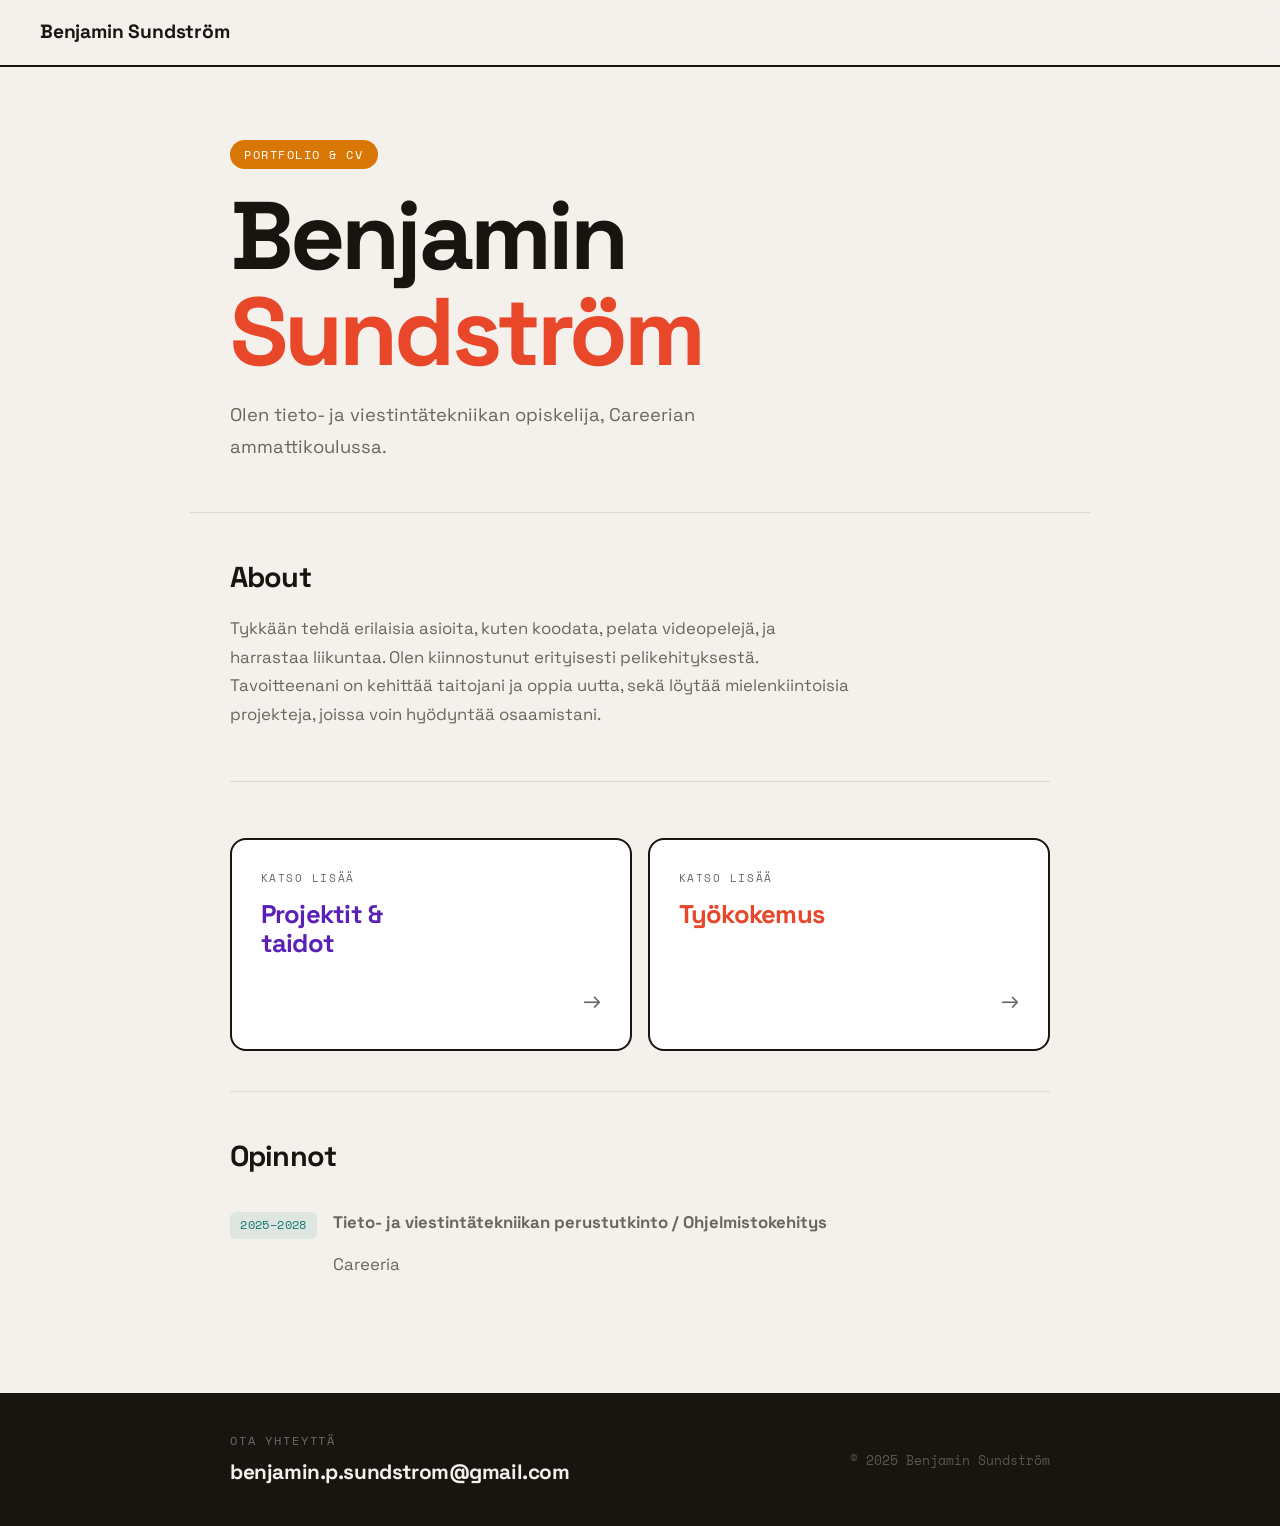
<file: index.html>
<!DOCTYPE html>
<html lang="fi">
<head>
  <meta charset="UTF-8" />
  <meta name="viewport" content="width=device-width, initial-scale=1.0" />
  <title>Nimi — Portflio</title>
  <link rel="stylesheet" href="style.css" />
</head>
<body>

  <!-- NAVIGAATIO — ei nappia etusivulla -->
  <nav>
    <span class="logo">Benjamin Sundström</span>
  </nav>

  <!-- HERO -->
  <header class="hero">
    <span class="tagline">Portfolio &amp; CV</span>
    <h1>Benjamin<br><span>Sundström</span></h1>
    <p class="intro">
      Olen tieto- ja viestintätekniikan opiskelija, Careerian ammattikoulussa.
    </p>
  </header>

  <main class="content">

    <!-- TAUSTA -->
    <section class="section">
      <h2>About</h2>
      <p>
       Tykkään tehdä erilaisia asioita, kuten koodata, pelata videopelejä, ja harrastaa liikuntaa. Olen kiinnostunut erityisesti pelikehityksestä. Tavoitteenani on kehittää taitojani ja oppia uutta, sekä löytää mielenkiintoisia projekteja, joissa voin hyödyntää osaamistani.  
      </p>
    </section>

    <!-- NAVIGAATIONAPIT -->
    <section class="section">
      <div class="nav-cards">
        <a href="skills.html" class="nav-card skills">
          <div>
            <p class="card-label">Katso lisää</p>
            <p class="card-title">Projektit &amp;<br>taidot </p>
          </div>
          <span class="card-arrow">→</span>
        </a>
        <a href="work.html" class="nav-card work">
          <div>
            <p class="card-label">Katso lisää</p>
            <p class="card-title">Työ&shy;kokemus</p>
          </div>
          <span class="card-arrow">→</span>
        </a>
      </div>
    </section>

    <!-- OPINNOT -->
    <section class="section">
      <h2>Opinnot</h2>
      <ul class="edu-list">

        <li>
          <span class="edu-period">2025–2028</span>
          <div>
            <p class="edu-degree">Tieto- ja viestintätekniikan perustutkinto / Ohjelmistokehitys</p>
            <p class="edu-school">Careeria</p>
          </div>
        </li>


        <!-- Lisää rivejä kopioimalla <li>-lohkoa -->

      </ul>
    </section>

  </main>

  <!-- YHTEYSTIEDOT -->
  <footer>
    <div class="contact">
      <div>
        <p class="contact-label">Ota yhteyttä</p>
        <a href="mailto:benjamin.p.sundstrom@gmail.com" class="email">benjamin.p.sundstrom@gmail.com</a>
      </div>
      <p class="copy-right">&copy; 2025 Benjamin Sundström</p>
    </div>
  </footer>

</body>
</html>
</file>
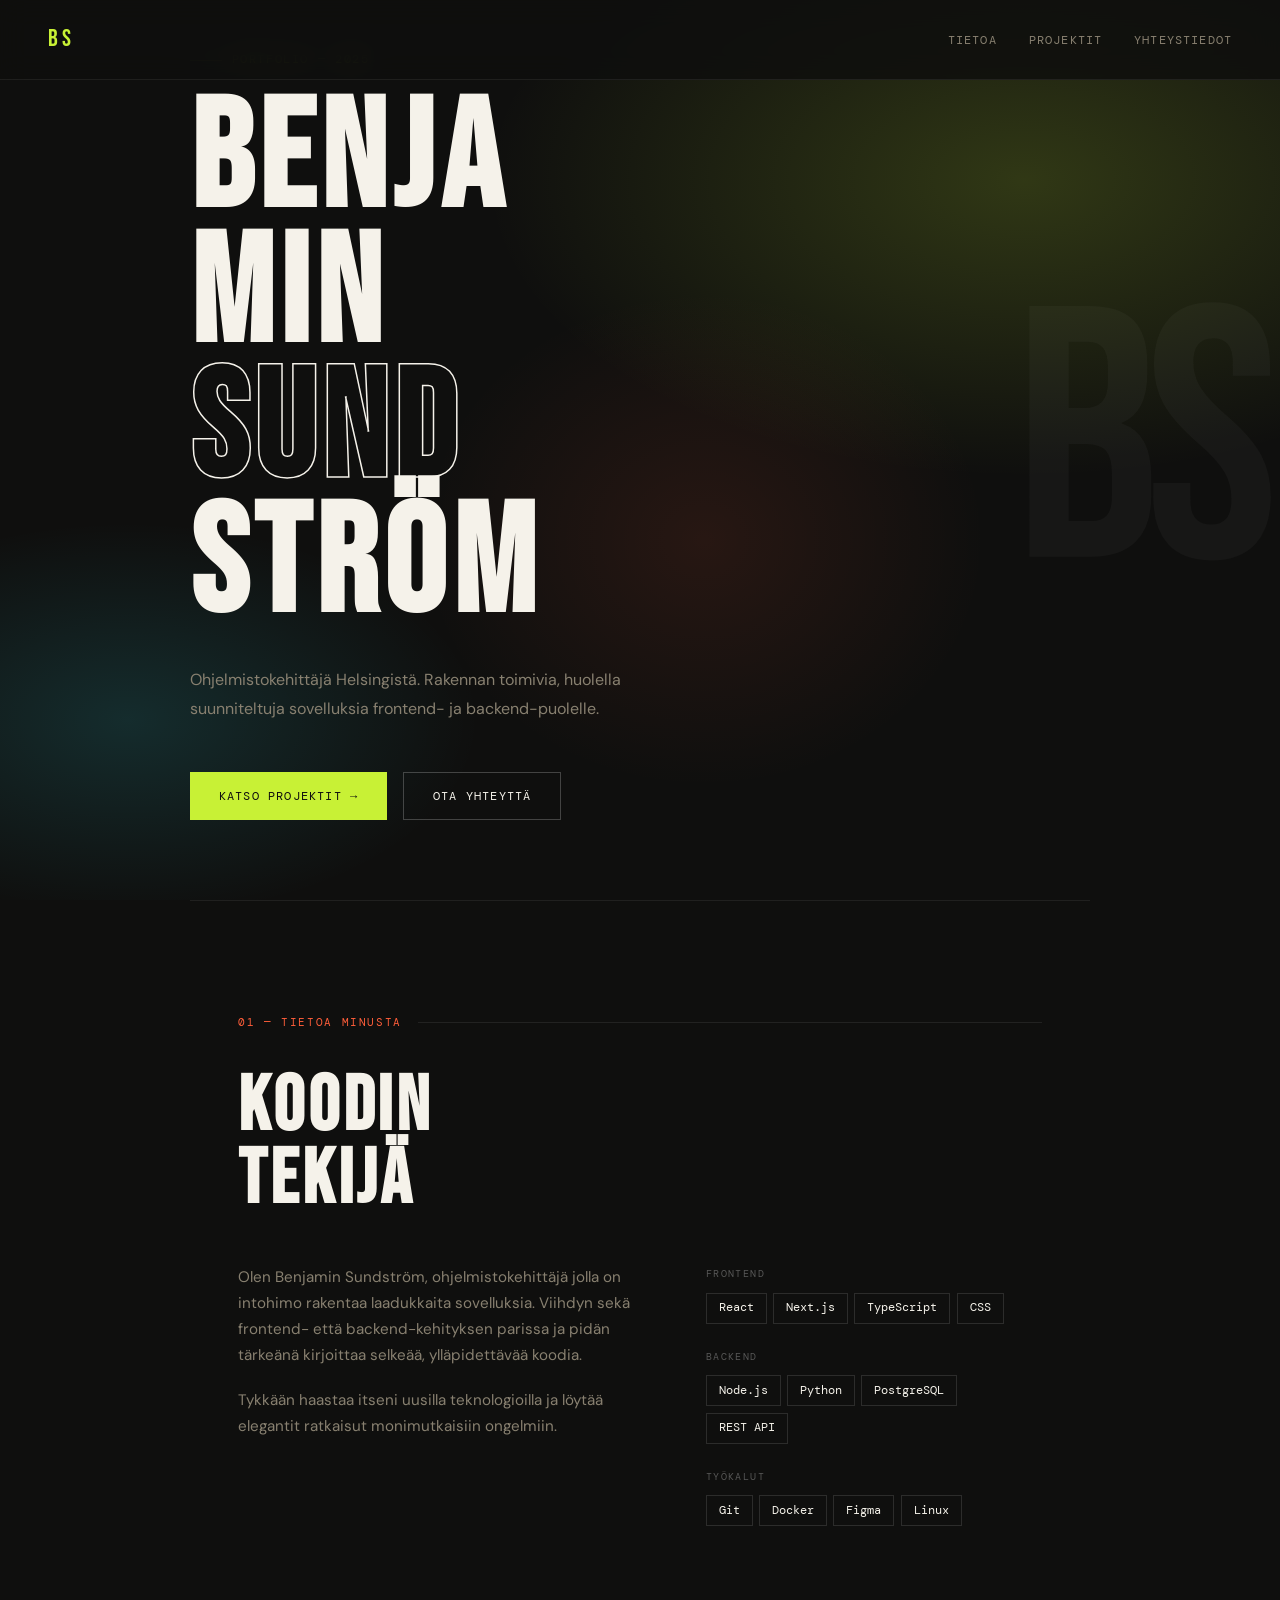
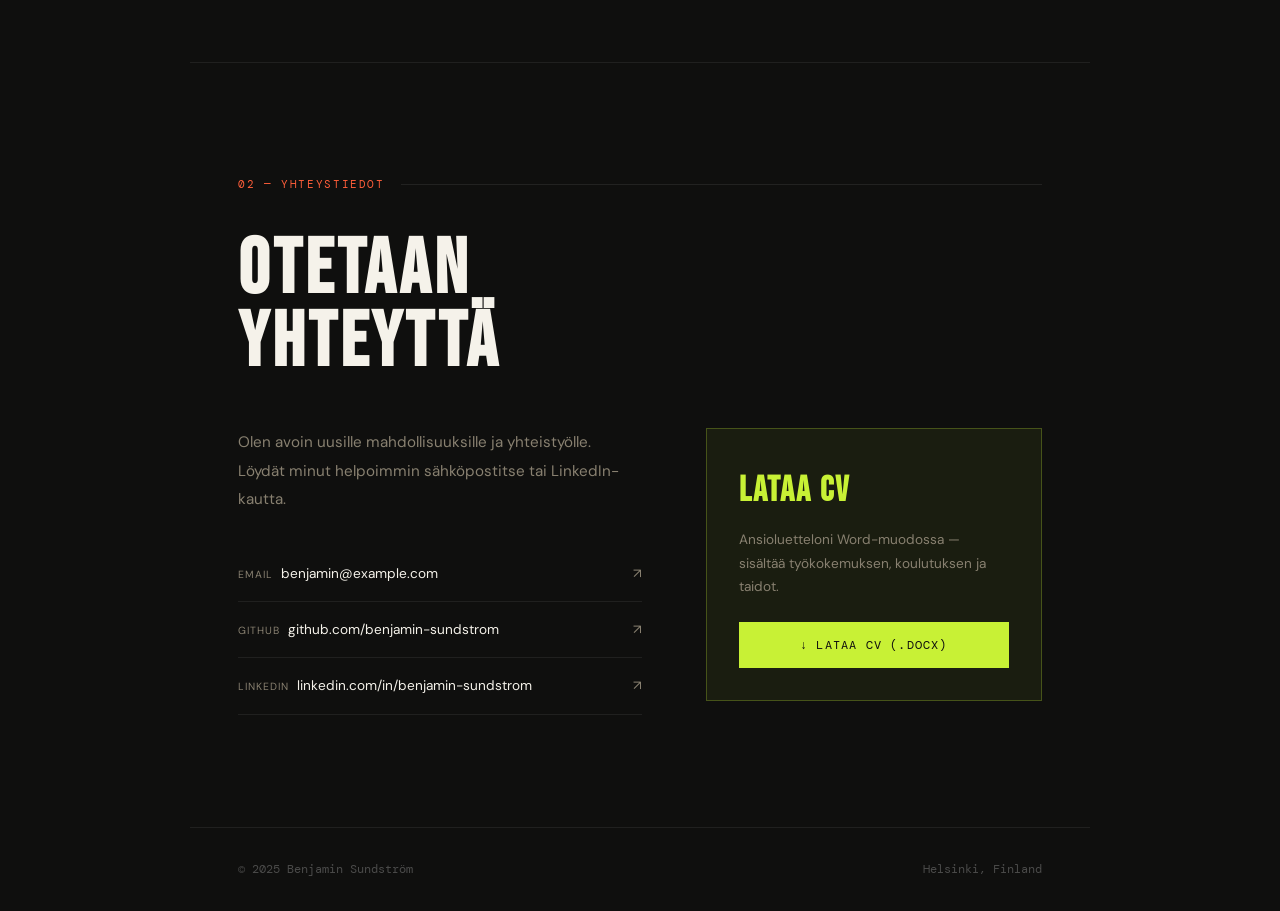
<file: index(2).html>
<!DOCTYPE html>
<html lang="fi">
<head>
  <meta charset="UTF-8"/>
  <meta name="viewport" content="width=device-width, initial-scale=1.0"/>
  <title>Benjamin Sundström</title>
  <link rel="preconnect" href="https://fonts.googleapis.com"/>
  <link rel="preconnect" href="https://fonts.gstatic.com" crossorigin/>
  <link href="https://fonts.googleapis.com/css2?family=Bebas+Neue&family=DM+Sans:wght@300;400;500&family=DM+Mono:wght@400;500&display=swap" rel="stylesheet"/>
  <style>
    *, *::before, *::after { box-sizing: border-box; margin: 0; padding: 0; }
    :root {
      --lime:  #c8f135;
      --coral: #ff5e3a;
      --sky:   #3af0ff;
      --ink:   #0f0f0e;
      --cream: #f5f2ea;
      --muted: #888070;
      --font-display: 'Bebas Neue', sans-serif;
      --font-body:    'DM Sans', sans-serif;
      --font-mono:    'DM Mono', monospace;
    }
    html { scroll-behavior: smooth; }
    body { background: var(--ink); color: var(--cream); font-family: var(--font-body); font-size: 15px; line-height: 1.7; overflow-x: hidden; }

    /* NAV */
    nav {
      position: fixed; top: 0; left: 0; right: 0; z-index: 100;
      display: flex; justify-content: space-between; align-items: center;
      padding: 1.2rem 3rem;
      background: rgba(15,15,14,0.85); backdrop-filter: blur(14px);
      border-bottom: 1px solid rgba(255,255,255,0.07);
    }
    .nav-logo { font-family: var(--font-display); font-size: 1.5rem; letter-spacing: 0.18em; color: var(--lime); text-decoration: none; }
    .nav-links { display: flex; gap: 2rem; list-style: none; }
    .nav-links a { font-family: var(--font-mono); font-size: 0.72rem; letter-spacing: 0.1em; text-transform: uppercase; color: var(--muted); text-decoration: none; transition: color 0.2s; }
    .nav-links a:hover { color: var(--cream); }

    /* HERO */
    #hero { min-height: 100vh; display: flex; flex-direction: column; justify-content: flex-end; padding: 0 3rem 5rem; position: relative; overflow: hidden; }
    .hero-bg {
      position: absolute; inset: 0; z-index: 0;
      background:
        radial-gradient(ellipse 70% 55% at 80% 20%, rgba(200,241,53,0.18) 0%, transparent 60%),
        radial-gradient(ellipse 50% 40% at 10% 80%, rgba(58,240,255,0.13) 0%, transparent 55%),
        radial-gradient(ellipse 40% 50% at 55% 60%, rgba(255,94,58,0.10) 0%, transparent 55%),
        var(--ink);
    }
    .hero-deco {
      position: absolute; right: 1rem; top: 50%; transform: translateY(-50%);
      font-family: var(--font-display); font-size: clamp(16rem, 28vw, 26rem);
      line-height: 1; color: rgba(255,255,255,0.03); letter-spacing: -0.04em; user-select: none; z-index: 0;
    }
    .hero-content { position: relative; z-index: 1; max-width: 900px; margin: 0 auto; width: 100%; }
    .hero-tag { display: inline-flex; align-items: center; gap: 0.6rem; font-family: var(--font-mono); font-size: 0.72rem; letter-spacing: 0.14em; text-transform: uppercase; color: var(--lime); margin-bottom: 1.5rem; }
    .hero-tag::before { content: ''; width: 2rem; height: 1px; background: var(--lime); }
    h1 { font-family: var(--font-display); font-size: clamp(5rem, 12vw, 11rem); line-height: 0.88; letter-spacing: 0.04em; color: var(--cream); margin-bottom: 2rem; }
    h1 em { font-style: normal; -webkit-text-stroke: 1.5px var(--cream); color: transparent; }
    .hero-desc { font-size: 1rem; color: var(--muted); max-width: 460px; margin-bottom: 3rem; line-height: 1.8; }
    .hero-cta { display: flex; gap: 1rem; flex-wrap: wrap; }

    /* BUTTONS */
    .btn { display: inline-flex; align-items: center; gap: 0.5rem; padding: 0.8rem 1.8rem; font-family: var(--font-mono); font-size: 0.75rem; letter-spacing: 0.1em; text-transform: uppercase; text-decoration: none; cursor: pointer; border: none; transition: 0.22s ease; }
    .btn-lime { background: var(--lime); color: var(--ink); }
    .btn-lime:hover { background: #d9ff50; }
    .btn-outline { background: transparent; border: 1.5px solid rgba(255,255,255,0.22); color: var(--cream); }
    .btn-outline:hover { border-color: var(--cream); background: rgba(255,255,255,0.06); }

    /* SECTIONS */
    .wrap { max-width: 900px; margin: 0 auto; padding: 7rem 3rem; border-top: 1px solid rgba(255,255,255,0.07); }
    .section-label { font-family: var(--font-mono); font-size: 0.68rem; letter-spacing: 0.15em; text-transform: uppercase; color: var(--coral); margin-bottom: 2.5rem; display: flex; align-items: center; gap: 1rem; }
    .section-label::after { content: ''; flex: 1; height: 1px; background: rgba(255,255,255,0.08); }
    h2 { font-family: var(--font-display); font-size: clamp(2.5rem, 6vw, 5rem); letter-spacing: 0.05em; line-height: 0.95; color: var(--cream); margin-bottom: 3rem; }

    /* ABOUT */
    .about-grid { display: grid; grid-template-columns: 1.2fr 1fr; gap: 4rem; }
    .about-text p { color: var(--muted); margin-bottom: 1.2rem; font-size: 0.95rem; }
    .skills-group { margin-bottom: 1.5rem; }
    .skills-title { font-family: var(--font-mono); font-size: 0.65rem; letter-spacing: 0.14em; text-transform: uppercase; color: rgba(255,255,255,0.3); margin-bottom: 0.6rem; }
    .skill-pills { display: flex; flex-wrap: wrap; gap: 0.4rem; }
    .pill { font-family: var(--font-mono); font-size: 0.72rem; padding: 0.3rem 0.75rem; border: 1px solid rgba(255,255,255,0.12); color: var(--cream); transition: border-color 0.2s, color 0.2s; }
    .pill:hover { border-color: var(--lime); color: var(--lime); }

    /* CONTACT */
    .contact-cols { display: grid; grid-template-columns: 1.2fr 1fr; gap: 4rem; margin-top: 3rem; }
    .contact-intro { color: var(--muted); font-size: 0.95rem; line-height: 1.9; margin-bottom: 2rem; }
    .contact-list { list-style: none; }
    .contact-list li a { display: flex; justify-content: space-between; align-items: center; padding: 1rem 0; border-bottom: 1px solid rgba(255,255,255,0.07); text-decoration: none; color: var(--cream); font-size: 0.85rem; transition: padding-left 0.2s, color 0.2s; }
    .contact-list li a:hover { padding-left: 0.5rem; color: var(--lime); }
    .ctype { font-size: 0.65rem; color: var(--muted); text-transform: uppercase; letter-spacing: 0.1em; margin-right: 0.5rem; }
    .arr { transition: transform 0.2s; color: var(--muted); }
    .contact-list li a:hover .arr { transform: translate(3px,-3px); color: var(--lime); }

    /* CV CARD */
    .cv-card { background: rgba(200,241,53,0.06); border: 1.5px solid rgba(200,241,53,0.25); padding: 2rem; }
    .cv-card h3 { font-family: var(--font-display); font-size: 2.2rem; letter-spacing: 0.06em; color: var(--lime); margin-bottom: 0.5rem; }
    .cv-card p { color: var(--muted); font-size: 0.85rem; margin-bottom: 1.5rem; line-height: 1.7; }

    /* FOOTER */
    footer { border-top: 1px solid rgba(255,255,255,0.07); padding: 2rem 3rem; max-width: 900px; margin: 0 auto; display: flex; justify-content: space-between; align-items: center; }
    footer p { font-family: var(--font-mono); font-size: 0.72rem; color: rgba(255,255,255,0.25); }

    /* ANIMATIONS */
    @keyframes fadeUp { from { opacity:0; transform:translateY(22px); } to { opacity:1; transform:translateY(0); } }
    .hero-tag  { animation: fadeUp 0.7s 0.1s both; }
    h1         { animation: fadeUp 0.7s 0.2s both; }
    .hero-desc { animation: fadeUp 0.7s 0.3s both; }
    .hero-cta  { animation: fadeUp 0.7s 0.4s both; }

    /* RESPONSIVE */
    @media (max-width: 660px) {
      nav { padding: 1.1rem 1.5rem; }
      #hero, .wrap { padding-left: 1.5rem; padding-right: 1.5rem; }
      .about-grid, .contact-cols { grid-template-columns: 1fr; gap: 2.5rem; }
      footer { flex-direction: column; gap: 0.5rem; text-align: center; padding: 1.5rem; }
    }
  </style>
</head>
<body>

<nav>
  <a href="index.html" class="nav-logo">BS</a>
  <ul class="nav-links">
    <li><a href="#about">Tietoa</a></li>
    <li><a href="projects.html">Projektit</a></li>
    <li><a href="#contact">Yhteystiedot</a></li>
  </ul>
</nav>

<!-- HERO -->
<section id="hero">
  <div class="hero-bg"></div>
  <div class="hero-deco">BS</div>
  <div class="hero-content">
    <p class="hero-tag">Portfolio — 2025</p>
    <h1>BENJA<br>MIN<br><em>SUND</em><br>STRÖM</h1>
    <p class="hero-desc">Ohjelmistokehittäjä Helsingistä. Rakennan toimivia, huolella suunniteltuja sovelluksia frontend- ja backend-puolelle.</p>
    <div class="hero-cta">
      <a href="projects.html" class="btn btn-lime">Katso projektit →</a>
      <a href="#contact" class="btn btn-outline">Ota yhteyttä</a>
    </div>
  </div>
</section>

<!-- ABOUT -->
<div class="wrap" id="about">
  <p class="section-label">01 — Tietoa minusta</p>
  <h2>KOODIN<br>TEKIJÄ</h2>
  <div class="about-grid">
    <div class="about-text">
      <p>Olen Benjamin Sundström, ohjelmistokehittäjä jolla on intohimo rakentaa laadukkaita sovelluksia. Viihdyn sekä frontend- että backend-kehityksen parissa ja pidän tärkeänä kirjoittaa selkeää, ylläpidettävää koodia.</p>
      <p><!-- Lisää oma esittelytekstisi tähän. Kerro koulutuksestasi, työkokemuksestasi ja kiinnostuksistasi. --></p>
      <p>Tykkään haastaa itseni uusilla teknologioilla ja löytää elegantit ratkaisut monimutkaisiin ongelmiin.</p>
    </div>
    <div>
      <div class="skills-group">
        <p class="skills-title">Frontend</p>
        <div class="skill-pills">
          <span class="pill">React</span><span class="pill">Next.js</span><span class="pill">TypeScript</span><span class="pill">CSS</span>
        </div>
      </div>
      <div class="skills-group">
        <p class="skills-title">Backend</p>
        <div class="skill-pills">
          <span class="pill">Node.js</span><span class="pill">Python</span><span class="pill">PostgreSQL</span><span class="pill">REST API</span>
        </div>
      </div>
      <div class="skills-group">
        <p class="skills-title">Työkalut</p>
        <div class="skill-pills">
          <span class="pill">Git</span><span class="pill">Docker</span><span class="pill">Figma</span><span class="pill">Linux</span>
        </div>
      </div>
    </div>
  </div>
</div>

<!-- CONTACT -->
<div class="wrap" id="contact">
  <p class="section-label">02 — Yhteystiedot</p>
  <h2>OTETAAN<br>YHTEYTTÄ</h2>
  <div class="contact-cols">
    <div>
      <p class="contact-intro">Olen avoin uusille mahdollisuuksille ja yhteistyölle. Löydät minut helpoimmin sähköpostitse tai LinkedIn-kautta.</p>
      <ul class="contact-list">
        <li>
          <a href="mailto:benjamin@example.com">
            <span><span class="ctype">Email</span>benjamin@example.com</span>
            <span class="arr">↗</span>
          </a>
        </li>
        <li>
          <a href="https://github.com/benjamin-sundstrom" target="_blank">
            <span><span class="ctype">GitHub</span>github.com/benjamin-sundstrom</span>
            <span class="arr">↗</span>
          </a>
        </li>
        <li>
          <a href="https://linkedin.com/in/benjamin-sundstrom" target="_blank">
            <span><span class="ctype">LinkedIn</span>linkedin.com/in/benjamin-sundstrom</span>
            <span class="arr">↗</span>
          </a>
        </li>
      </ul>
    </div>
    <div>
      <div class="cv-card">
        <h3>LATAA CV</h3>
        <p>Ansioluetteloni Word-muodossa — sisältää työkokemuksen, koulutuksen ja taidot.</p>
        <a href="Benjamin_Sundstrom_CV.docx" download class="btn btn-lime" style="width:100%;justify-content:center;">
          ↓ Lataa CV (.docx)
        </a>
      </div>
    </div>
  </div>
</div>

<footer>
  <p>© 2025 Benjamin Sundström</p>
  <p>Helsinki, Finland</p>
</footer>

</body>
</html>
</file>
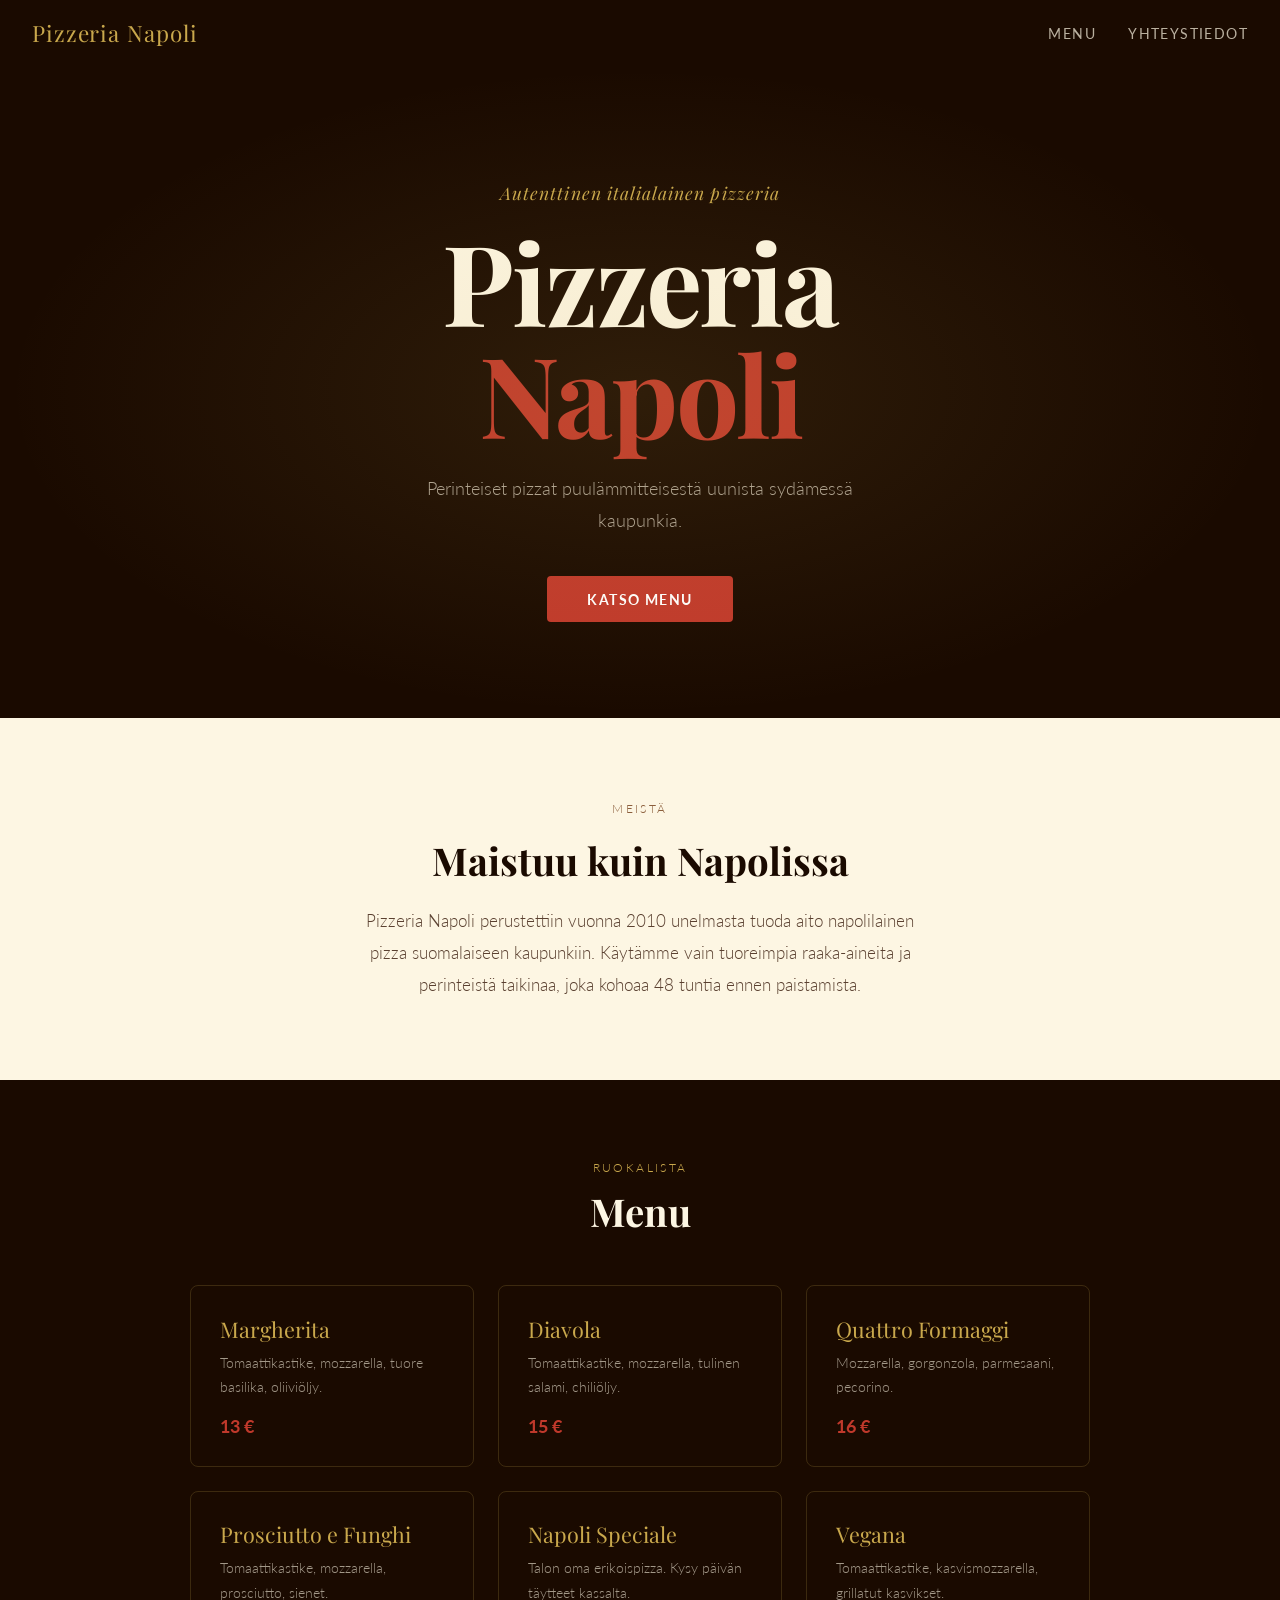
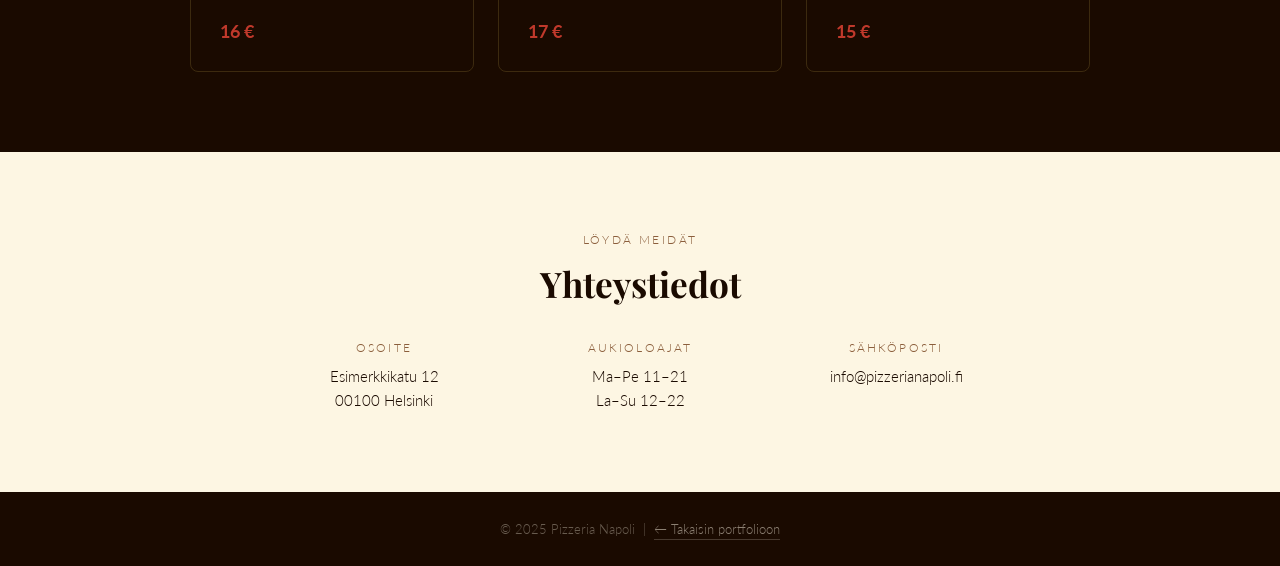
<file: pizza.html>
<!DOCTYPE html>
<html lang="fi">
<head>
  <meta charset="UTF-8" />
  <meta name="viewport" content="width=device-width, initial-scale=1.0" />
  <title>Pizzeria Napoli</title>
  <style>
    /* ================================
       PIZZERIA NAPOLI — OMA TYYLISIVU
       Muokkaa vapaasti tätä tiedostoa
       koskettamatta portfolio-sivuja!
       ================================ */

    @import url('https://fonts.googleapis.com/css2?family=Playfair+Display:ital,wght@0,700;1,400&family=Lato:wght@300;400;700&display=swap');

    :root {
      --pz-red:    #c0392b;
      --pz-cream:  #fdf6e3;
      --pz-dark:   #1a0a00;
      --pz-warm:   #8b5e3c;
      --pz-gold:   #c9a84c;
      --pz-green:  #2d6a4f;
    }

    *, *::before, *::after { box-sizing: border-box; margin: 0; padding: 0; }
    html { scroll-behavior: smooth; }

    body {
      background: var(--pz-cream);
      color: var(--pz-dark);
      font-family: 'Lato', sans-serif;
      font-weight: 300;
    }

    a { color: var(--pz-red); text-decoration: none; }
    a:hover { opacity: 0.75; }

    /* ---- NAVIGAATIO ---- */
    nav {
      background: var(--pz-dark);
      padding: 1.1rem 2rem;
      display: flex;
      justify-content: space-between;
      align-items: center;
      position: sticky;
      top: 0;
      z-index: 50;
    }

    nav .pz-logo {
      font-family: 'Playfair Display', serif;
      font-size: 1.4rem;
      color: var(--pz-gold);
      letter-spacing: 0.04em;
    }

    nav .pz-nav-links {
      display: flex;
      gap: 2rem;
      list-style: none;
    }

    nav .pz-nav-links a {
      color: rgba(253,246,227,0.7);
      font-size: 0.88rem;
      font-weight: 400;
      letter-spacing: 0.1em;
      text-transform: uppercase;
      transition: color 0.2s;
    }
    nav .pz-nav-links a:hover { color: var(--pz-gold); opacity: 1; }

    /* ---- HERO ---- */
    .pz-hero {
      background: var(--pz-dark);
      color: var(--pz-cream);
      text-align: center;
      padding: 7rem 2rem 6rem;
      position: relative;
      overflow: hidden;
    }

    .pz-hero::before {
      content: '';
      position: absolute;
      inset: 0;
      background: radial-gradient(ellipse at center, rgba(201,168,76,0.12) 0%, transparent 70%);
      pointer-events: none;
    }

    .pz-hero .pz-sub {
      font-family: 'Playfair Display', serif;
      font-style: italic;
      font-size: 1.1rem;
      color: var(--pz-gold);
      margin-bottom: 1rem;
      letter-spacing: 0.06em;
    }

    .pz-hero h1 {
      font-family: 'Playfair Display', serif;
      font-size: clamp(3.5rem, 9vw, 7rem);
      font-weight: 700;
      line-height: 1.0;
      letter-spacing: -0.02em;
      margin-bottom: 1.5rem;
    }

    .pz-hero h1 span { color: var(--pz-red); }

    .pz-hero p {
      font-size: 1.1rem;
      color: rgba(253,246,227,0.65);
      max-width: 480px;
      margin: 0 auto 2.5rem;
      line-height: 1.8;
    }

    .pz-cta {
      display: inline-block;
      padding: 0.9rem 2.5rem;
      background: var(--pz-red);
      color: #fff;
      font-size: 0.9rem;
      font-weight: 700;
      letter-spacing: 0.1em;
      text-transform: uppercase;
      border-radius: 4px;
      transition: background 0.2s, transform 0.2s;
    }
    .pz-cta:hover { background: #a93226; transform: translateY(-2px); opacity: 1; }

    /* ---- ESITTELY ---- */
    .pz-about {
      max-width: 800px;
      margin: 0 auto;
      padding: 5rem 2rem;
      text-align: center;
    }

    .pz-about .pz-section-tag {
      font-size: 0.75rem;
      letter-spacing: 0.2em;
      text-transform: uppercase;
      color: var(--pz-warm);
      margin-bottom: 0.8rem;
    }

    .pz-about h2 {
      font-family: 'Playfair Display', serif;
      font-size: 2.4rem;
      font-weight: 700;
      margin-bottom: 1.2rem;
      color: var(--pz-dark);
    }

    .pz-about p {
      font-size: 1.05rem;
      color: #5a4030;
      line-height: 1.9;
      max-width: 580px;
      margin: 0 auto;
    }

    /* ---- MENU ---- */
    .pz-menu {
      background: var(--pz-dark);
      color: var(--pz-cream);
      padding: 5rem 2rem;
    }

    .pz-menu-inner { max-width: 900px; margin: 0 auto; }

    .pz-menu .pz-section-tag {
      font-size: 0.75rem;
      letter-spacing: 0.2em;
      text-transform: uppercase;
      color: var(--pz-gold);
      margin-bottom: 0.6rem;
      text-align: center;
    }

    .pz-menu h2 {
      font-family: 'Playfair Display', serif;
      font-size: 2.4rem;
      text-align: center;
      margin-bottom: 3rem;
    }

    .pz-menu-grid {
      display: grid;
      grid-template-columns: repeat(auto-fill, minmax(260px, 1fr));
      gap: 1.5rem;
    }

    .pz-pizza {
      border: 1px solid rgba(201,168,76,0.2);
      border-radius: 8px;
      padding: 1.8rem;
      transition: border-color 0.2s, transform 0.2s;
    }
    .pz-pizza:hover { border-color: var(--pz-gold); transform: translateY(-3px); }

    .pz-pizza .pz-pizza-name {
      font-family: 'Playfair Display', serif;
      font-size: 1.35rem;
      color: var(--pz-gold);
      margin-bottom: 0.5rem;
    }

    .pz-pizza .pz-pizza-desc {
      font-size: 0.9rem;
      color: rgba(253,246,227,0.6);
      line-height: 1.7;
      margin-bottom: 1rem;
    }

    .pz-pizza .pz-price {
      font-size: 1.1rem;
      font-weight: 700;
      color: var(--pz-red);
    }

    /* ---- YHTEYSTIEDOT ---- */
    .pz-contact {
      max-width: 800px;
      margin: 0 auto;
      padding: 5rem 2rem;
      text-align: center;
    }

    .pz-contact .pz-section-tag {
      font-size: 0.75rem;
      letter-spacing: 0.2em;
      text-transform: uppercase;
      color: var(--pz-warm);
      margin-bottom: 0.8rem;
    }

    .pz-contact h2 {
      font-family: 'Playfair Display', serif;
      font-size: 2.2rem;
      margin-bottom: 1.5rem;
    }

    .pz-contact-grid {
      display: grid;
      grid-template-columns: repeat(auto-fit, minmax(180px, 1fr));
      gap: 2rem;
      margin-top: 2rem;
    }

    .pz-contact-item .pz-ci-label {
      font-size: 0.72rem;
      letter-spacing: 0.18em;
      text-transform: uppercase;
      color: var(--pz-warm);
      margin-bottom: 0.4rem;
    }

    .pz-contact-item p { font-size: 0.95rem; color: var(--pz-dark); line-height: 1.6; }

    /* ---- FOOTER ---- */
    footer.pz-footer {
      background: var(--pz-dark);
      color: rgba(253,246,227,0.35);
      text-align: center;
      padding: 1.8rem;
      font-size: 0.82rem;
    }

    footer.pz-footer a {
      color: rgba(253,246,227,0.5);
      border-bottom: 1px solid rgba(253,246,227,0.2);
      padding-bottom: 0.1rem;
    }

    /* ---- RESPONSIIVISUUS ---- */
    @media (max-width: 600px) {
      nav .pz-nav-links { gap: 1rem; }
      .pz-menu-grid { grid-template-columns: 1fr; }
    }
  </style>
</head>
<body>

  <!-- NAVIGAATIO -->
  <nav>
    <span class="pz-logo">Pizzeria Napoli</span>
    <ul class="pz-nav-links">
      <li><a href="#menu">Menu</a></li>
      <li><a href="#yhteystiedot">Yhteystiedot</a></li>
    </ul>
  </nav>

  <!-- HERO -->
  <section class="pz-hero">
    <p class="pz-sub">Autenttinen italialainen pizzeria</p>
    <h1>Pizzeria<br><span>Napoli</span></h1>
    <p>Perinteiset pizzat puulämmitteisestä uunista sydämessä kaupunkia.</p>
    <a href="#menu" class="pz-cta">Katso menu</a>
  </section>

  <!-- ESITTELY -->
  <section class="pz-about">
    <p class="pz-section-tag">Meistä</p>
    <h2>Maistuu kuin Napolissa</h2>
    <p>
      Pizzeria Napoli perustettiin vuonna 2010 unelmasta tuoda aito
      napolilainen pizza suomalaiseen kaupunkiin. Käytämme vain tuoreimpia
      raaka-aineita ja perinteistä taikinaa, joka kohoaa 48 tuntia ennen
      paistamista.
    </p>
  </section>

  <!-- MENU -->
  <section class="pz-menu" id="menu">
    <div class="pz-menu-inner">
      <p class="pz-section-tag">Ruokalista</p>
      <h2>Menu</h2>
      <div class="pz-menu-grid">

        <div class="pz-pizza">
          <p class="pz-pizza-name">Margherita</p>
          <p class="pz-pizza-desc">Tomaattikastike, mozzarella, tuore basilika, oliiviöljy.</p>
          <p class="pz-price">13 €</p>
        </div>

        <div class="pz-pizza">
          <p class="pz-pizza-name">Diavola</p>
          <p class="pz-pizza-desc">Tomaattikastike, mozzarella, tulinen salami, chiliöljy.</p>
          <p class="pz-price">15 €</p>
        </div>

        <div class="pz-pizza">
          <p class="pz-pizza-name">Quattro Formaggi</p>
          <p class="pz-pizza-desc">Mozzarella, gorgonzola, parmesaani, pecorino.</p>
          <p class="pz-price">16 €</p>
        </div>

        <div class="pz-pizza">
          <p class="pz-pizza-name">Prosciutto e Funghi</p>
          <p class="pz-pizza-desc">Tomaattikastike, mozzarella, prosciutto, sienet.</p>
          <p class="pz-price">16 €</p>
        </div>

        <div class="pz-pizza">
          <p class="pz-pizza-name">Napoli Speciale</p>
          <p class="pz-pizza-desc">Talon oma erikoispizza. Kysy päivän täytteet kassalta.</p>
          <p class="pz-price">17 €</p>
        </div>

        <div class="pz-pizza">
          <p class="pz-pizza-name">Vegana</p>
          <p class="pz-pizza-desc">Tomaattikastike, kasvismozzarella, grillatut kasvikset.</p>
          <p class="pz-price">15 €</p>
        </div>

        <!-- Lisää pizzoja kopioimalla yllä olevaa <div class="pz-pizza">-lohkoa -->

      </div>
    </div>
  </section>

  <!-- YHTEYSTIEDOT -->
  <section class="pz-contact" id="yhteystiedot">
    <p class="pz-section-tag">Löydä meidät</p>
    <h2>Yhteystiedot</h2>
    <div class="pz-contact-grid">
      <div class="pz-contact-item">
        <p class="pz-ci-label">Osoite</p>
        <p>Esimerkkikatu 12<br>00100 Helsinki</p>
      </div>
      <div class="pz-contact-item">
        <p class="pz-ci-label">Aukioloajat</p>
        <p>Ma–Pe 11–21<br>La–Su 12–22</p>
      </div>
      <div class="pz-contact-item">
        <p class="pz-ci-label">Sähköposti</p>
        <p>info@pizzerianapoli.fi</p>
      </div>
    </div>
  </section>

  <!-- FOOTER -->
  <footer class="pz-footer">
    <p>&copy; 2025 Pizzeria Napoli &nbsp;|&nbsp; <a href="skills.html">← Takaisin portfolioon</a></p>
  </footer>

</body>
</html>
</file>
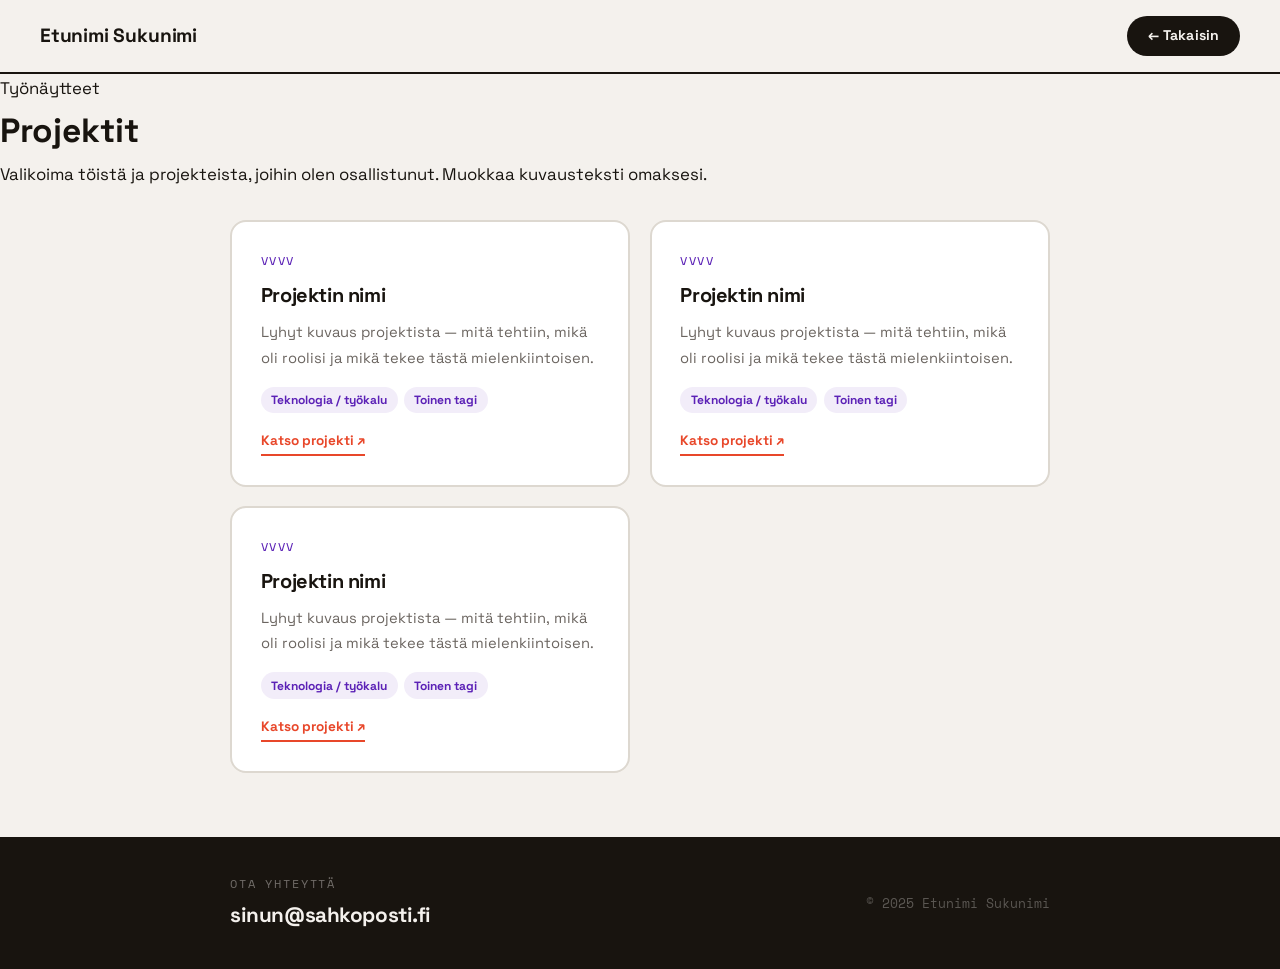
<file: projects.html>
<!DOCTYPE html>
<html lang="fi">
<head>
  <meta charset="UTF-8" />
  <meta name="viewport" content="width=device-width, initial-scale=1.0" />
  <title>Projektit — Etunimi Sukunimi</title>
  <link rel="stylesheet" href="style.css" />
</head>
<body>

  <!-- ===== NAVIGAATIO ===== -->
  <nav>
    <span class="logo">Etunimi Sukunimi</span>
    <a href="index.html" class="nav-btn">← Takaisin</a>
  </nav>

  <!-- ===== HERO ===== -->
  <header class="projects-hero">
    <p class="section-label">Työnäytteet</p>
    <h1>Projektit</h1>
    <p>
      Valikoima töistä ja projekteista, joihin olen osallistunut.
      Muokkaa kuvausteksti omaksesi.
    </p>
  </header>

  <!-- ===== PROJEKTIRUUDUKKO ===== -->
  <main class="projects-grid">

    <!-- PROJEKTIKORTTI — kopioi tämä lohko uusille projekteille -->
    <article class="project-card">
      <p class="p-year">vvvv</p>
      <h3>Projektin nimi</h3>
      <p>
        Lyhyt kuvaus projektista — mitä tehtiin, mikä oli roolisi ja
        mikä tekee tästä mielenkiintoisen.
      </p>
      <div class="p-tags">
        <span class="p-tag">Teknologia / työkalu</span>
        <span class="p-tag">Toinen tagi</span>
      </div>
      <!-- Valinnainen linkki — poista jos ei tarvita -->
      <a href="#" class="p-link">Katso projekti ↗</a>
    </article>

    <article class="project-card">
      <p class="p-year">vvvv</p>
      <h3>Projektin nimi</h3>
      <p>
        Lyhyt kuvaus projektista — mitä tehtiin, mikä oli roolisi ja
        mikä tekee tästä mielenkiintoisen.
      </p>
      <div class="p-tags">
        <span class="p-tag">Teknologia / työkalu</span>
        <span class="p-tag">Toinen tagi</span>
      </div>
      <a href="#" class="p-link">Katso projekti ↗</a>
    </article>

    <article class="project-card">
      <p class="p-year">vvvv</p>
      <h3>Projektin nimi</h3>
      <p>
        Lyhyt kuvaus projektista — mitä tehtiin, mikä oli roolisi ja
        mikä tekee tästä mielenkiintoisen.
      </p>
      <div class="p-tags">
        <span class="p-tag">Teknologia / työkalu</span>
        <span class="p-tag">Toinen tagi</span>
      </div>
      <a href="#" class="p-link">Katso projekti ↗</a>
    </article>

    <!-- Lisää kortteja kopioimalla yllä olevaa <article>-lohkoa -->

  </main>

  <!-- ===== YHTEYSTIEDOT ===== -->
  <footer>
    <div class="contact">
      <div>
        <p class="contact-label">Ota yhteyttä</p>
        <a href="mailto:sinun@sahkoposti.fi" class="email">sinun@sahkoposti.fi</a>
      </div>
      <p class="copy-right">&copy; 2025 Etunimi Sukunimi</p>
    </div>
  </footer>

</body>
</html>
</file>
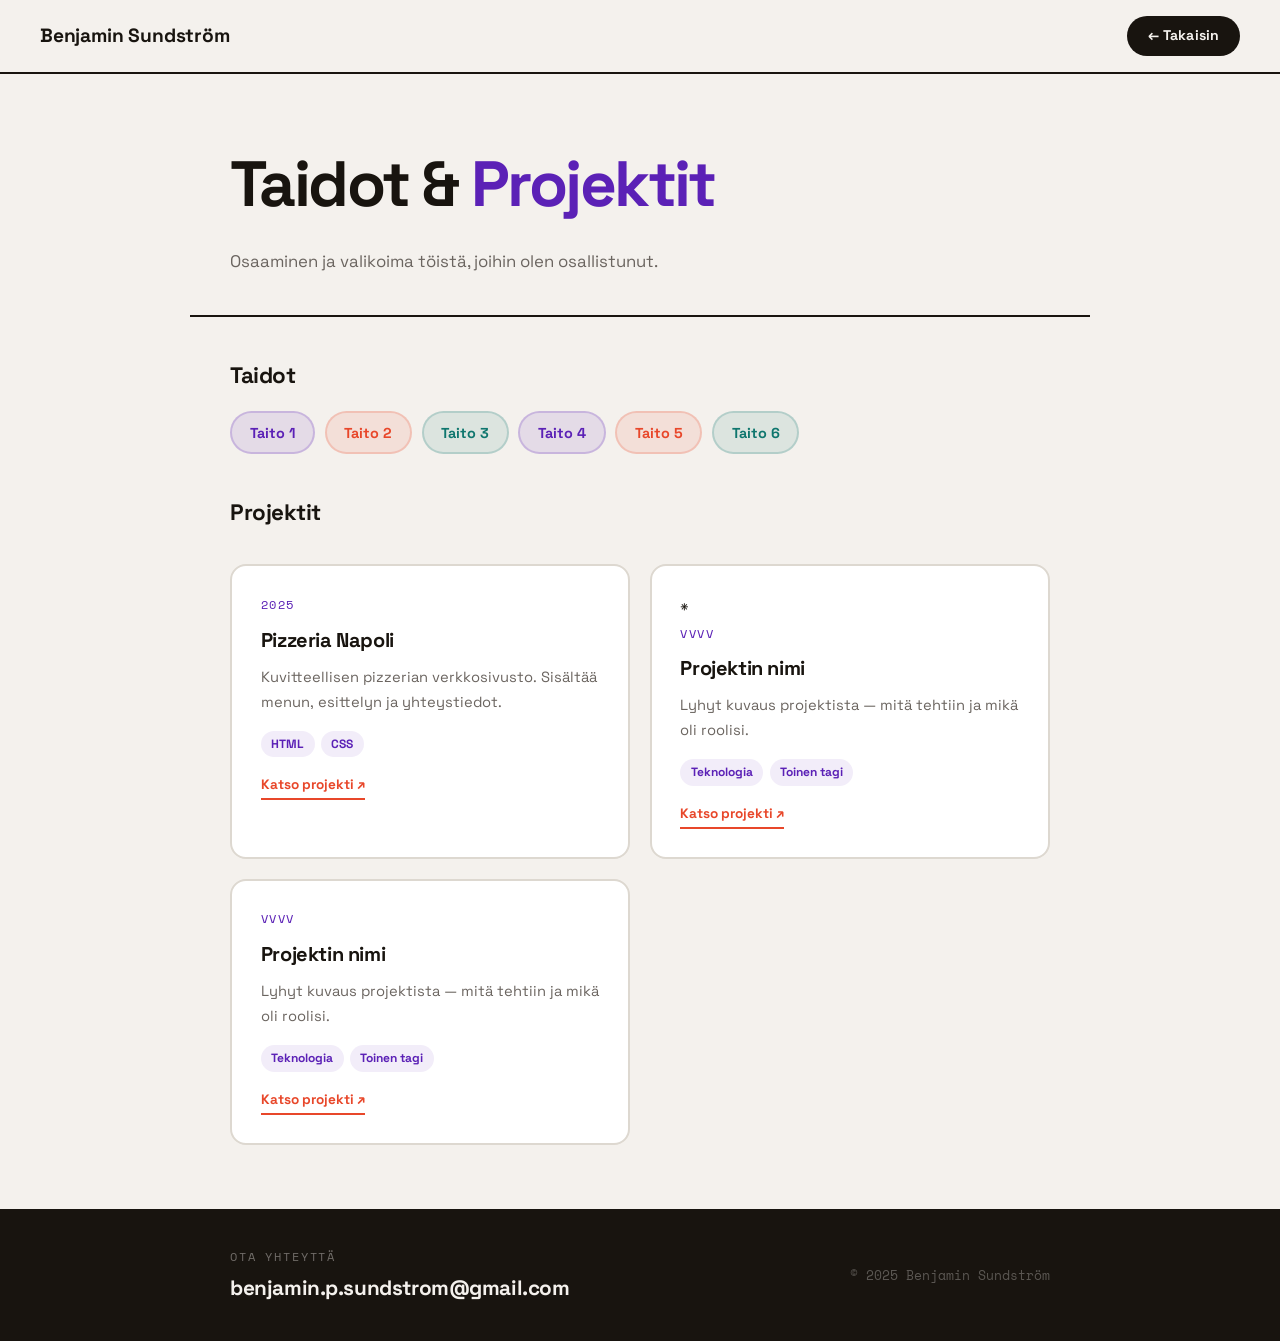
<file: skills.html>
<!DOCTYPE html>
<html lang="fi">
<head>
  <meta charset="UTF-8" />
  <meta name="viewport" content="width=device-width, initial-scale=1.0" />
  <title>Projektit & Taidot — Benjamin Sundström</title>
  <link rel="stylesheet" href="style.css" />
</head>
<body>

  <!-- NAVIGAATIO -->
  <nav>
    <span class="logo">Benjamin Sundström</span>
    <a href="index.html" class="nav-btn">← Takaisin</a>
  </nav>

  <!-- HERO -->
  <header class="page-hero">
    <h1>Taidot &amp; <span class="accent-violet">Projektit</span></h1>
    <p>Osaaminen ja valikoima töistä, joihin olen osallistunut.</p>
  </header>

  <!-- TAIDOT -->
  <section class="skills-section">
    <h2>Taidot</h2>
    <div class="skills-grid">
      <span class="skill-tag">Taito 1</span>
      <span class="skill-tag">Taito 2</span>
      <span class="skill-tag">Taito 3</span>
      <span class="skill-tag">Taito 4</span>
      <span class="skill-tag">Taito 5</span>
      <span class="skill-tag">Taito 6</span>
      <!-- Lisää tageja tarpeen mukaan -->
    </div>

    <h2>Projektit</h2>
  </section>

  <!-- PROJEKTIKORTIT -->
  <div class="projects-grid" style="padding-top: 0;">

    <!-- PIZZERIA-PROJEKTI -->
    <article class="project-card">
      <p class="p-year">2025</p>
      <h3>Pizzeria Napoli</h3>
      <p>
        Kuvitteellisen pizzerian verkkosivusto. Sisältää menun, esittelyn
        ja yhteystiedot.
      </p>
      <div class="p-tags">
        <span class="p-tag">HTML</span>
        <span class="p-tag">CSS</span>
      </div>
      <a href="pizza.html" class="p-link">Katso projekti ↗</a>
    </article>

    <!-- TYHJÄ KORTTI 1 -->
    <article class="project-card">*
      <p class="p-year">vvvv</p>
      <h3>Projektin nimi</h3>
      <p>Lyhyt kuvaus projektista — mitä tehtiin ja mikä oli roolisi.</p>
      <div class="p-tags">
        <span class="p-tag">Teknologia</span>
        <span class="p-tag">Toinen tagi</span>
      </div>
      <a href="#" class="p-link">Katso projekti ↗</a>
    </article>

    <!-- TYHJÄ KORTTI 2 -->
    <article class="project-card">
      <p class="p-year">vvvv</p>
      <h3>Projektin nimi</h3>
      <p>Lyhyt kuvaus projektista — mitä tehtiin ja mikä oli roolisi.</p>
      <div class="p-tags">
        <span class="p-tag">Teknologia</span>
        <span class="p-tag">Toinen tagi</span>
      </div>
      <a href="#" class="p-link">Katso projekti ↗</a>
    </article>

    <!-- Lisää kortteja kopioimalla <article>-lohkoa -->

  </div>

  <!-- YHTEYSTIEDOT -->
  <footer>
    <div class="contact">
      <div>
        <p class="contact-label">Ota yhteyttä</p>
        <a href="mailto:benjamin.p.sundstrom@gmail.com" class="email">benjamin.p.sundstrom@gmail.com</a>
      </div>
      <p class="copy-right">&copy; 2025 Benjamin Sundström</p>
    </div>
  </footer>

</body>
</html>
</file>
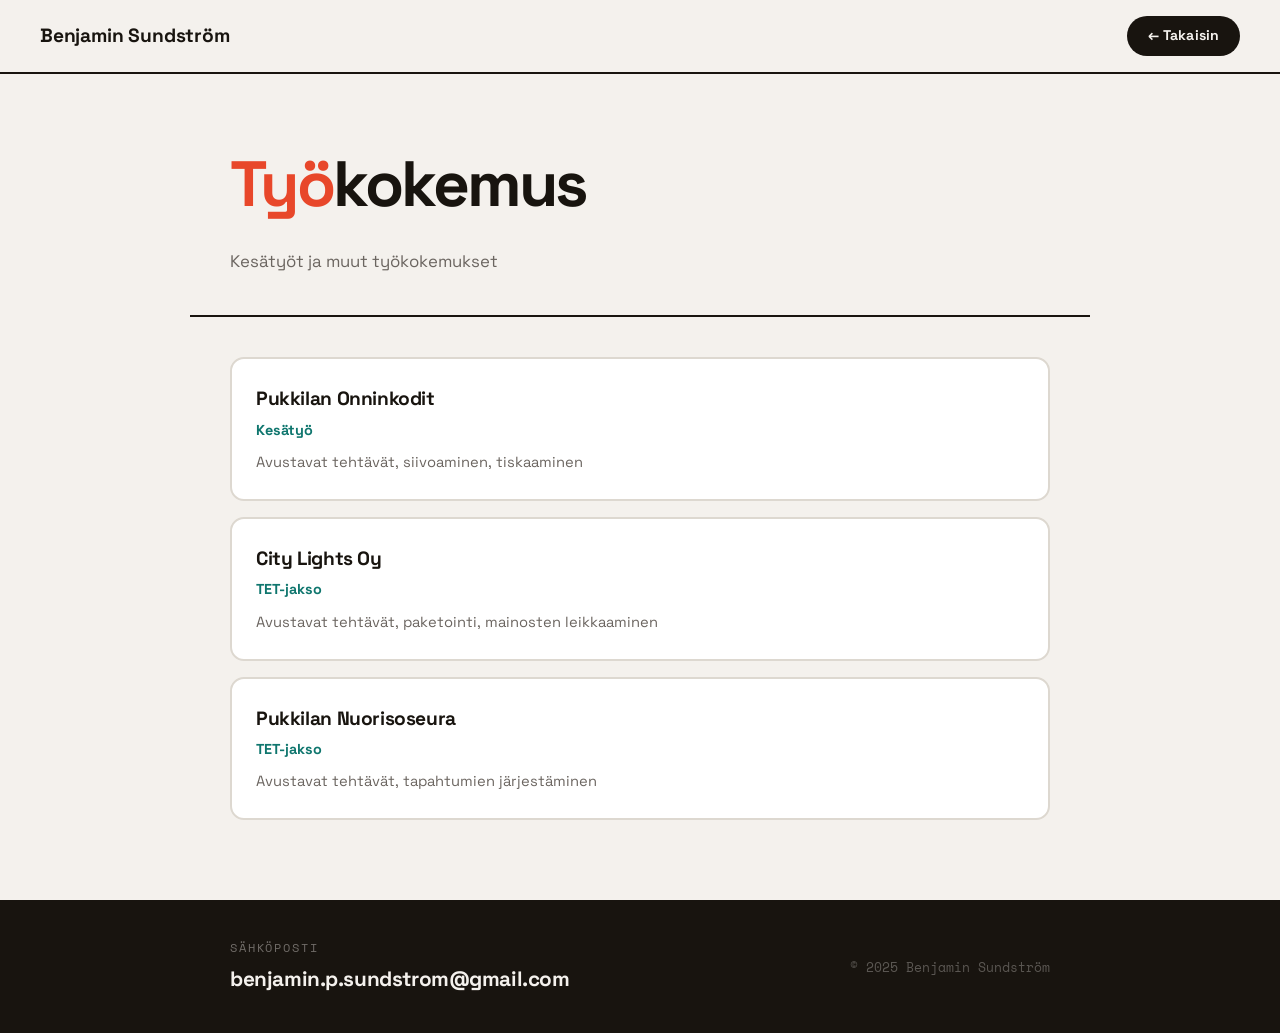
<file: work.html>
<!DOCTYPE html>
<html lang="fi">
<head>
  <meta charset="UTF-8" />
  <meta name="viewport" content="width=device-width, initial-scale=1.0" />
  <title>Työkokemus — Benjamin Sundström</title>
  <link rel="stylesheet" href="style.css" />
</head>
<body>

  <!-- NAVIGAATIO -->
  <nav>
    <span class="logo">Benjamin Sundström</span>
    <a href="index.html" class="nav-btn">← Takaisin</a>
  </nav>

  <!-- HERO -->
  <header class="page-hero">
    <h1><span class="accent-coral">Työ</span>kokemus</h1>
    <p>Kesätyöt ja muut työkokemukset</p>
  </header>

  <!-- TYÖKOKEMUKSET -->
  <section class="work-section">
    <ul class="work-list">

      <li>
        <p class="role">Pukkilan Onninkodit</p>
        <p class="org">Kesätyö</p>
        <p class="desc">Avustavat tehtävät, siivoaminen, tiskaaminen</p>
      </li>

      <li>
        <p class="role">City Lights Oy</p>
        <p class="org">TET-jakso</p>
        <p class="desc">Avustavat tehtävät, paketointi, mainosten leikkaaminen</p>
      </li>

      <li>
        <p class="role">Pukkilan Nuorisoseura</p>
       <p class="org">TET-jakso</p>
        <p class="desc">Avustavat tehtävät, tapahtumien järjestäminen</p>
      </li>

      <!-- Lisää <li>-lohkoja tarpeen mukaan -->

    </ul>
  </section>

  <!-- YHTEYSTIEDOT -->
  <footer>
    <div class="contact">
      <div>
        <p class="contact-label">Sähköposti</p>
        <a href="mailto:benjamin.p.sundstrom@gmail.com" class="email">benjamin.p.sundstrom@gmail.com</a>
      </div>
      <p class="copy-right">&copy; 2025 Benjamin Sundström</p>
    </div>
  </footer>

</body>
</html>
</file>
<file: style.css>
/* ===========================
   PORTFOLIO — TYYLITIEDOSTO
   =========================== */

@import url('https://fonts.googleapis.com/css2?family=Space+Grotesk:wght@400;500;700&family=Space+Mono:wght@400;700&display=swap');

/* --- Muuttujat --- */
:root {
  --bg:      #f4f1ed;
  --surface: #ffffff;
  --border:  #ddd8d0;
  --text:    #18140f;
  --muted:   #6b6560;

  --coral:   #e8472a;
  --violet:  #5b21b6;
  --teal:    #0f766e;
  --amber:   #d97706;

  --heading: 'Space Grotesk', sans-serif;
  --body:    'Space Grotesk', sans-serif;
  --mono:    'Space Mono', monospace;
}

/* --- Nollaus --- */
*, *::before, *::after { box-sizing: border-box; margin: 0; padding: 0; }
html { scroll-behavior: smooth; }

body {
  background: var(--bg);
  color: var(--text);
  font-family: var(--body);
  font-weight: 400;
  font-size: 1.05rem;
  line-height: 1.7;
  min-height: 100vh;
}

a { color: var(--coral); text-decoration: none; transition: opacity 0.2s; }
a:hover { opacity: 0.7; }

/* ===========================
   NAVIGAATIO
   =========================== */
nav {
  position: sticky;
  top: 0;
  z-index: 100;
  background: rgba(244,241,237,0.94);
  backdrop-filter: blur(12px);
  border-bottom: 2.5px solid var(--text);
  padding: 1rem 2.5rem;
  display: flex;
  justify-content: space-between;
  align-items: center;
}

nav .logo {
  font-family: var(--heading);
  font-size: 1.2rem;
  font-weight: 700;
  color: var(--text);
  letter-spacing: -0.01em;
}

/* nav-btn poistettu etusivulta — säilytetään takaisin-napeille */
nav .nav-btn {
  display: inline-flex;
  align-items: center;
  gap: 0.4rem;
  padding: 0.5rem 1.3rem;
  background: var(--text);
  color: var(--bg);
  border-radius: 100px;
  font-family: var(--body);
  font-size: 0.88rem;
  font-weight: 700;
  letter-spacing: 0.01em;
  transition: background 0.2s, color 0.2s;
}
nav .nav-btn:hover { background: var(--coral); color: #fff; opacity: 1; }

/* ===========================
   HERO
   =========================== */
.hero {
  padding: 4.5rem 2.5rem 3rem;
  max-width: 900px;
  margin: 0 auto;
  border-bottom: 1px solid var(--border);
}

.hero .tagline {
  display: inline-block;
  font-family: var(--mono);
  font-size: 0.78rem;
  letter-spacing: 0.12em;
  text-transform: uppercase;
  background: var(--amber);
  color: #fff;
  padding: 0.25rem 0.9rem;
  border-radius: 100px;
  margin-bottom: 1.2rem;
}

.hero h1 {
  font-family: var(--heading);
  font-size: clamp(3.2rem, 8vw, 6rem);
  font-weight: 700;
  line-height: 1.0;
  color: var(--text);
  letter-spacing: -0.04em;
  margin-bottom: 1.2rem;
}
.hero h1 span { color: var(--coral); }

.hero .intro {
  font-size: 1.15rem;
  color: var(--muted);
  max-width: 540px;
  line-height: 1.75;
}

/* ===========================
   SISÄLTÖ
   =========================== */
.content {
  max-width: 900px;
  margin: 0 auto;
  padding: 0 2.5rem 3rem;
}

.section {
  padding: 2.5rem 0;
  border-bottom: 1px solid var(--border);
}
.section:last-of-type { border-bottom: none; }

.section h2 {
  font-family: var(--heading);
  font-size: 1.8rem;
  font-weight: 700;
  letter-spacing: -0.03em;
  margin-bottom: 0.8rem;
  color: var(--text);
}

.section p { color: var(--muted); margin-bottom: 0.8rem; max-width: 620px; font-size: 1.05rem; }

/* ===========================
   NAVIGAATIONAPIT — VALKOISET
   =========================== */
.nav-cards {
  display: grid;
  grid-template-columns: 1fr 1fr;
  gap: 1rem;
  margin-top: 1rem;
}

.nav-card {
  display: flex;
  flex-direction: column;
  justify-content: space-between;
  padding: 1.8rem;
  border-radius: 16px;
  text-decoration: none;
  min-height: 130px;
  background: var(--surface);
  border: 2.5px solid var(--text);
  color: var(--text);
  transition: transform 0.2s, box-shadow 0.2s, background 0.2s;
}
.nav-card:hover {
  transform: translateY(-4px);
  box-shadow: 6px 6px 0px var(--text);
  opacity: 1;
}

.nav-card.skills:hover { background: #ede9ff; border-color: var(--violet); box-shadow: 6px 6px 0px var(--violet); }
.nav-card.work:hover   { background: #fff0ee; border-color: var(--coral);  box-shadow: 6px 6px 0px var(--coral);  }

.nav-card .card-label {
  font-family: var(--mono);
  font-size: 0.68rem;
  letter-spacing: 0.14em;
  text-transform: uppercase;
  color: var(--muted);
}

.nav-card .card-title {
  font-family: var(--heading);
  font-size: 1.6rem;
  font-weight: 700;
  line-height: 1.1;
  letter-spacing: -0.03em;
  margin-top: 0.5rem;
  color: var(--text);
}

.nav-card.skills .card-title { color: var(--violet); }
.nav-card.work   .card-title { color: var(--coral);  }

.nav-card .card-arrow { font-size: 1.4rem; color: var(--muted); align-self: flex-end; margin-top: 0.8rem; }

/* ===========================
   OPINNOT
   =========================== */
.edu-list { list-style: none; margin-top: 0.6rem; }

.edu-list li {
  display: flex;
  gap: 1rem;
  align-items: flex-start;
  padding: 0.9rem 0;
  border-bottom: 1px solid var(--border);
}
.edu-list li:last-child { border-bottom: none; }

.edu-period {
  flex-shrink: 0;
  font-family: var(--mono);
  font-size: 0.74rem;
  font-weight: 400;
  color: var(--teal);
  background: rgba(15,118,110,0.09);
  padding: 0.22rem 0.65rem;
  border-radius: 6px;
  margin-top: 0.2rem;
  letter-spacing: 0.03em;
}

.edu-degree { font-weight: 700; color: var(--text); font-size: 1rem; }
.edu-school  { font-size: 0.9rem; color: var(--muted); }

/* ===========================
   PAGE HERO (alasivut)
   =========================== */
.page-hero {
  padding: 3.5rem 2.5rem 2.5rem;
  max-width: 900px;
  margin: 0 auto;
  border-bottom: 2.5px solid var(--text);
}

.page-hero h1 {
  font-family: var(--heading);
  font-size: clamp(2.2rem, 6vw, 4rem);
  font-weight: 700;
  letter-spacing: -0.04em;
  margin-bottom: 0.5rem;
}
.page-hero h1 .accent-violet { color: var(--violet); }
.page-hero h1 .accent-coral  { color: var(--coral);  }
.page-hero p { color: var(--muted); max-width: 480px; font-size: 1.05rem; }

/* ===========================
   TAIDOT-SIVU
   =========================== */
.skills-section {
  max-width: 900px;
  margin: 0 auto;
  padding: 2.5rem 2.5rem 1rem;
}

.skills-section h2, .work-section h2 {
  font-family: var(--heading);
  font-size: 1.4rem;
  font-weight: 700;
  letter-spacing: -0.02em;
  margin-bottom: 1rem;
  color: var(--text);
}

.skills-grid {
  display: flex;
  flex-wrap: wrap;
  gap: 0.6rem;
  margin-bottom: 2.5rem;
}

.skill-tag {
  padding: 0.45rem 1.1rem;
  border-radius: 100px;
  font-size: 0.9rem;
  font-weight: 700;
  border: 2px solid transparent;
}
.skill-tag:nth-child(3n+1) { background: rgba(91,33,182,0.1);  color: var(--violet); border-color: rgba(91,33,182,0.2);  }
.skill-tag:nth-child(3n+2) { background: rgba(232,71,42,0.1);  color: var(--coral);  border-color: rgba(232,71,42,0.2);  }
.skill-tag:nth-child(3n)   { background: rgba(15,118,110,0.1); color: var(--teal);   border-color: rgba(15,118,110,0.2); }

/* ===========================
   TYÖKOKEMUKSET
   =========================== */
.work-section {
  max-width: 900px;
  margin: 0 auto;
  padding: 2.5rem 2.5rem 4rem;
}

.work-list { list-style: none; }

.work-list li {
  background: var(--surface);
  border: 2px solid var(--border);
  border-radius: 14px;
  padding: 1.5rem;
  margin-bottom: 1rem;
  transition: border-color 0.2s, transform 0.2s;
}
.work-list li:hover { border-color: var(--coral); transform: scale(1.15) translateX(5px); }

.work-list .period {
  font-family: var(--mono);
  font-size: 0.74rem;
  color: var(--coral);
  text-transform: uppercase;
  letter-spacing: 0.08em;
  margin-bottom: 0.3rem;
}

.work-list .role {
  font-family: var(--heading);
  font-size: 1.2rem;
  font-weight: 700;
  color: var(--text);
  letter-spacing: -0.02em;
  margin-bottom: 0.1rem;
}

.work-list .org  { font-size: 0.9rem; color: var(--teal); font-weight: 700; margin-bottom: 0.5rem; }
.work-list .desc { font-size: 0.92rem; color: var(--muted); }

/* ===========================
   PROJEKTIKORTIT
   =========================== */
.projects-grid {
  max-width: 900px;
  margin: 0 auto;
  padding: 2rem 2.5rem 4rem;
  display: grid;
  grid-template-columns: repeat(auto-fill, minmax(300px, 1fr));
  gap: 1.2rem;
}

.project-card {
  background: var(--surface);
  border: 2px solid var(--border);
  border-radius: 16px;
  padding: 1.8rem;
  transition: transform 0.2s, box-shadow 0.2s, border-color 0.2s;
}
.project-card:hover {
  transform: scale(1.15) translateY(-4px);
  border-color: var(--violet);
  box-shadow: 5px 5px 0px var(--violet);
}

.project-card .p-year {
  font-family: var(--mono);
  font-size: 0.72rem;
  letter-spacing: 0.12em;
  text-transform: uppercase;
  color: var(--violet);
  margin-bottom: 0.5rem;
}

.project-card h3 {
  font-family: var(--heading);
  font-size: 1.25rem;
  font-weight: 700;
  letter-spacing: -0.02em;
  margin-bottom: 0.5rem;
  color: var(--text);
}

.project-card p {
  font-size: 0.92rem;
  color: var(--muted);
  margin-bottom: 1rem;
}

.project-card .p-tags { display: flex; flex-wrap: wrap; gap: 0.4rem; }

.project-card .p-tag {
  font-size: 0.75rem;
  padding: 0.2rem 0.65rem;
  border-radius: 100px;
  background: rgba(91,33,182,0.08);
  color: var(--violet);
  font-weight: 700;
}

.project-card .p-link {
  display: inline-block;
  margin-top: 1rem;
  font-size: 0.85rem;
  font-weight: 700;
  color: var(--coral);
  border-bottom: 2px solid var(--coral);
  padding-bottom: 0.1rem;
  transition: opacity 0.2s;
}
.project-card .p-link:hover { opacity: 0.65; }

/* ===========================
   FOOTER / YHTEYSTIEDOT
   =========================== */
footer { border-top: 2.5px solid var(--text); background: var(--text); }

.contact {
  padding: 2.2rem 2.5rem;
  max-width: 900px;
  margin: 0 auto;
  display: flex;
  justify-content: space-between;
  align-items: center;
  flex-wrap: wrap;
  gap: 1rem;
}

.contact .contact-label {
  font-family: var(--mono);
  font-size: 0.72rem;
  letter-spacing: 0.16em;
  text-transform: uppercase;
  color: rgba(244,241,237,0.4);
  margin-bottom: 0.3rem;
}

.contact .email {
  font-family: var(--heading);
  font-size: 1.3rem;
  font-weight: 700;
  color: var(--bg);
  letter-spacing: -0.02em;
}
.contact .email:hover { color: var(--amber); opacity: 1; }
.contact .copy-right { font-size: 0.8rem; color: rgba(244,241,237,0.3); font-family: var(--mono); }

/* ===========================
   RESPONSIIVISUUS
   =========================== */
@media (max-width: 620px) {
  nav { padding: 0.8rem 1rem; }
  .hero, .content, .page-hero, .projects-grid,
  .skills-section, .work-section, .contact { padding-left: 1rem; padding-right: 1rem; }
  .nav-cards { grid-template-columns: 1fr; }
  .projects-grid { grid-template-columns: 1fr; }
  .contact { flex-direction: column; align-items: flex-start; }
  .hero h1 { font-size: 2.8rem; }
}
</file>
